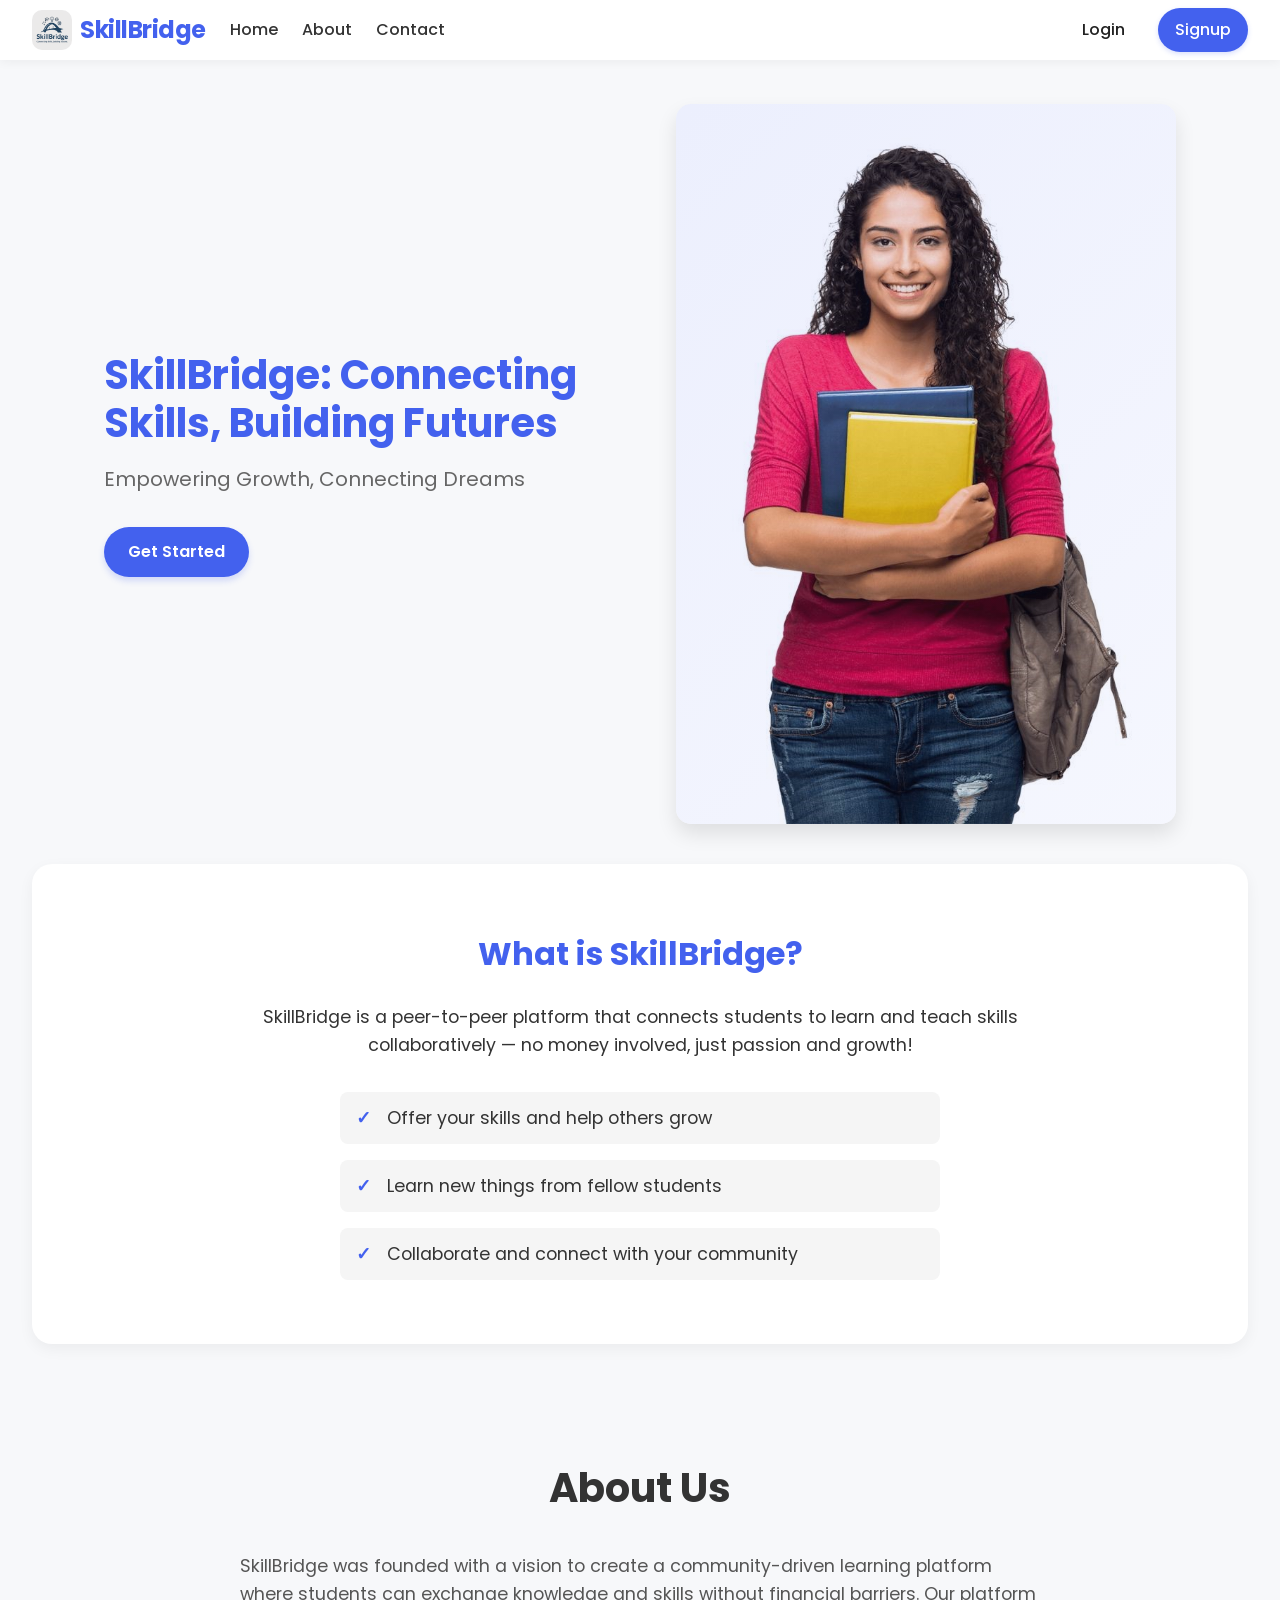
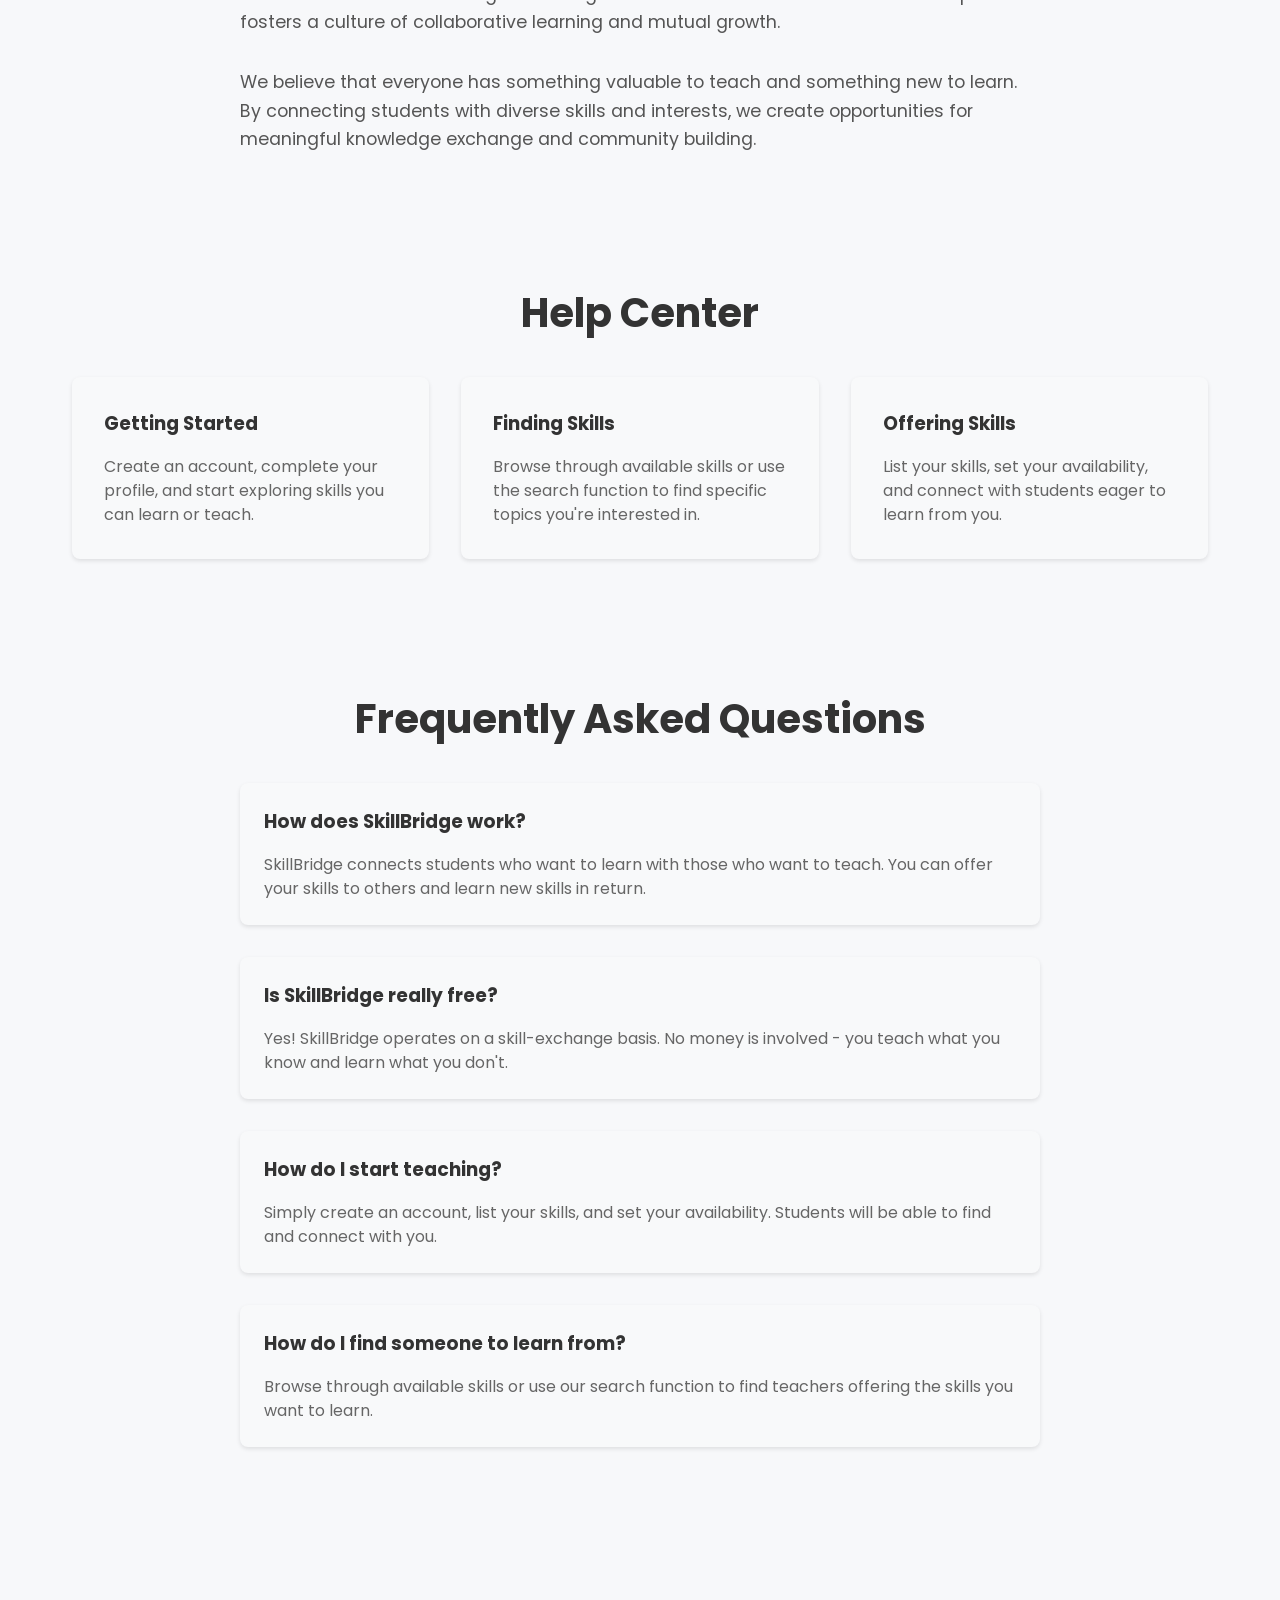
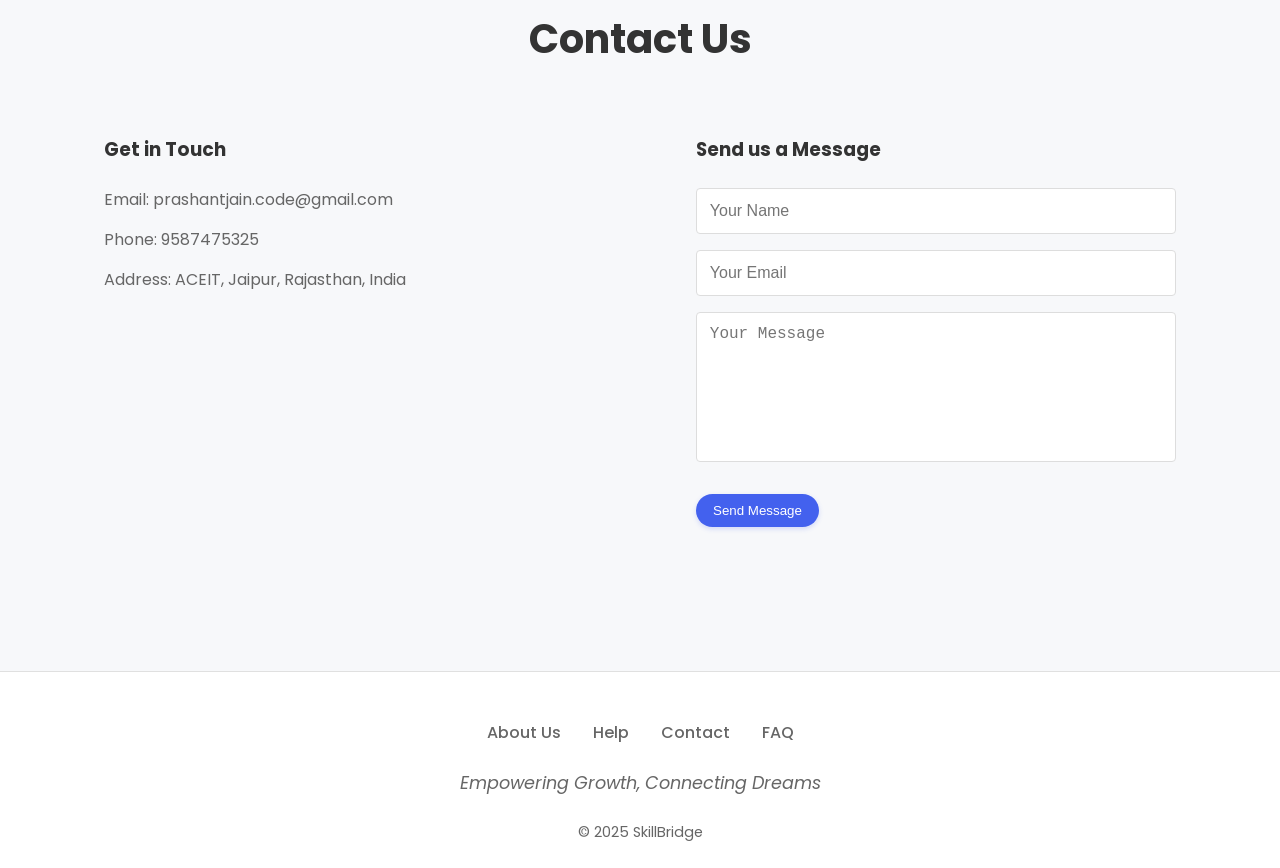
<file: index.html>
<!DOCTYPE html>
<html lang="en">

<head>
  <meta charset="UTF-8" />
  <meta name="viewport" content="width=device-width, initial-scale=1.0" />
  <title>SkillBridge</title>
  <link rel="stylesheet" href="css/styles.css" />
  <link rel="stylesheet" href="css/home.css" />
  <link rel="stylesheet" href="https://cdnjs.cloudflare.com/ajax/libs/font-awesome/6.0.0/css/all.min.css">
  <link href="https://fonts.googleapis.com/css?family=Poppins:700,400&display=swap" rel="stylesheet">
  <link rel="shortcut icon" href="assets/logo.png" type="image/png">
</head>

<body class="light-theme">
  <nav class="navbar">
    <div class="navbar-left">
      <div class="navbar-brand">
        <img src="assets/logo.png" alt="SkillBridge Logo" class="logo">
        <span class="brand">SkillBridge</span>
      </div>
      <div class="menu">
        <a href="index.html" class="menu-link">Home</a>
        <a href="#about" class="menu-link">About</a>
        <a href="#footer" class="menu-link">Contact</a>
      </div>
    </div>
    <div class="menu-right">
      <a href="login.html" class="btn">Login</a>
      <a href="signup.html" class="btn btn-primary">Signup</a>
    </div>
  </nav>
  <main>
    <section class="hero-section">
      <div class="hero-content">
        <div class="hero-title">SkillBridge: Connecting Skills, Building Futures</div>
        <div class="hero-subtitle">Empowering Growth, Connecting Dreams</div>
        <a href="#about" class="hero-btn">Get Started</a>
      </div>
      <div class="hero-image-container">
        <img src="assets/hero.jpg" alt="Collaboration" class="hero-img">
        <div class="hero-overlay"></div>
      </div>
    </section>
    <section id="about">
      <div class="about-title">What is SkillBridge?</div>
      <div class="about-desc">
        SkillBridge is a peer-to-peer platform that connects students to learn and teach skills collaboratively — no
        money involved, just passion and growth!
      </div>
      <ul class="about-bullets">
        <li>Offer your skills and help others grow</li>
        <li>Learn new things from fellow students</li>
        <li>Collaborate and connect with your community</li>
      </ul>
    </section>
    <section id="about-us" class="info-section">
      <h2>About Us</h2>
      <div class="about-content">
        <p>SkillBridge was founded with a vision to create a community-driven learning platform where students can
          exchange knowledge and skills without financial barriers. Our platform fosters a culture of collaborative
          learning and mutual growth.</p>
        <p>We believe that everyone has something valuable to teach and something new to learn. By connecting students
          with diverse skills and interests, we create opportunities for meaningful knowledge exchange and community
          building.</p>
      </div>
    </section>

    <section id="help" class="info-section">
      <h2>Help Center</h2>
      <div class="help-content">
        <div class="help-item">
          <h3>Getting Started</h3>
          <p>Create an account, complete your profile, and start exploring skills you can learn or teach.</p>
        </div>
        <div class="help-item">
          <h3>Finding Skills</h3>
          <p>Browse through available skills or use the search function to find specific topics you're interested in.
          </p>
        </div>
        <div class="help-item">
          <h3>Offering Skills</h3>
          <p>List your skills, set your availability, and connect with students eager to learn from you.</p>
        </div>
      </div>
    </section>

    <section id="faq" class="info-section">
      <h2>Frequently Asked Questions</h2>
      <div class="faq-content">
        <div class="faq-item">
          <h3>How does SkillBridge work?</h3>
          <p>SkillBridge connects students who want to learn with those who want to teach. You can offer your skills to
            others and learn new skills in return.</p>
        </div>
        <div class="faq-item">
          <h3>Is SkillBridge really free?</h3>
          <p>Yes! SkillBridge operates on a skill-exchange basis. No money is involved - you teach what you know and
            learn what you don't.</p>
        </div>
        <div class="faq-item">
          <h3>How do I start teaching?</h3>
          <p>Simply create an account, list your skills, and set your availability. Students will be able to find and
            connect with you.</p>
        </div>
        <div class="faq-item">
          <h3>How do I find someone to learn from?</h3>
          <p>Browse through available skills or use our search function to find teachers offering the skills you want to
            learn.</p>
        </div>
      </div>
    </section>

    <section id="contact" class="info-section">
      <h2>Contact Us</h2>
      <div class="contact-content">
        <div class="contact-info">
          <h3>Get in Touch</h3>
          <p>Email: prashantjain.code@gmail.com</p>
          <p>Phone: 9587475325</p>
          <p>Address: ACEIT, Jaipur, Rajasthan, India</p>
        </div>
        <div class="contact-form">
          <h3>Send us a Message</h3>
          <form id="contactForm" action="https://formspree.io/f/mjkwkabp" method="POST">
            <input type="text" name="name" placeholder="Your Name" required>
            <input type="email" name="email" placeholder="Your Email" required>
            <textarea name="message" placeholder="Your Message" required></textarea>
            <button type="submit" class="btn btn-primary">Send Message</button>
          </form>
          

          <!-- Hidden thank you message -->
          <div id="thankYouMessage" style="display:none; margin-top:20px; color: green; font-weight: bold;">
            🎉 Thank you! Your message has been sent successfully.
          </div>

          <script>
            const form = document.getElementById('contactForm');
            const thankYouMessage = document.getElementById('thankYouMessage');

            form.addEventListener('submit', async (e) => {
              e.preventDefault();

              const formData = new FormData(form);
              const response = await fetch(form.action, {
                method: form.method,
                body: formData,
                headers: {
                  'Accept': 'application/json'
                }
              });

              if (response.ok) {
                form.style.display = 'none'; // Hide the form
                thankYouMessage.style.display = 'block'; // Show Thank You
                form.reset();
              } else {
                alert('Oops! Something went wrong. Please try again.');
              }
            });
          </script>
        </div>
      </div>
    </section>
  </main>
  <footer id="footer">
    <div class="footer-links">
      <a href="#about">About Us</a>
      <a href="#help">Help</a>
      <a href="#contact">Contact</a>
      <a href="#faq">FAQ</a>
    </div>
    <div class="footer-desc">
      Empowering Growth, Connecting Dreams
    </div>
    <div class="footer-copy">
      &copy; 2025 SkillBridge
    </div>
  </footer>
  <script src="js/theme-toggle.js"></script>
  <script src="js/skillbridge-home.js"></script>
  <script>
    // Smooth scroll for anchor links
    document.querySelectorAll('a[href^="#"]').forEach(anchor => {
      anchor.addEventListener('click', function (e) {
        const target = document.querySelector(this.getAttribute('href'));
        if (target) {
          e.preventDefault();
          target.scrollIntoView({ behavior: 'smooth' });
        }
      });
    });
  </script>
</body>

</html>
</file>
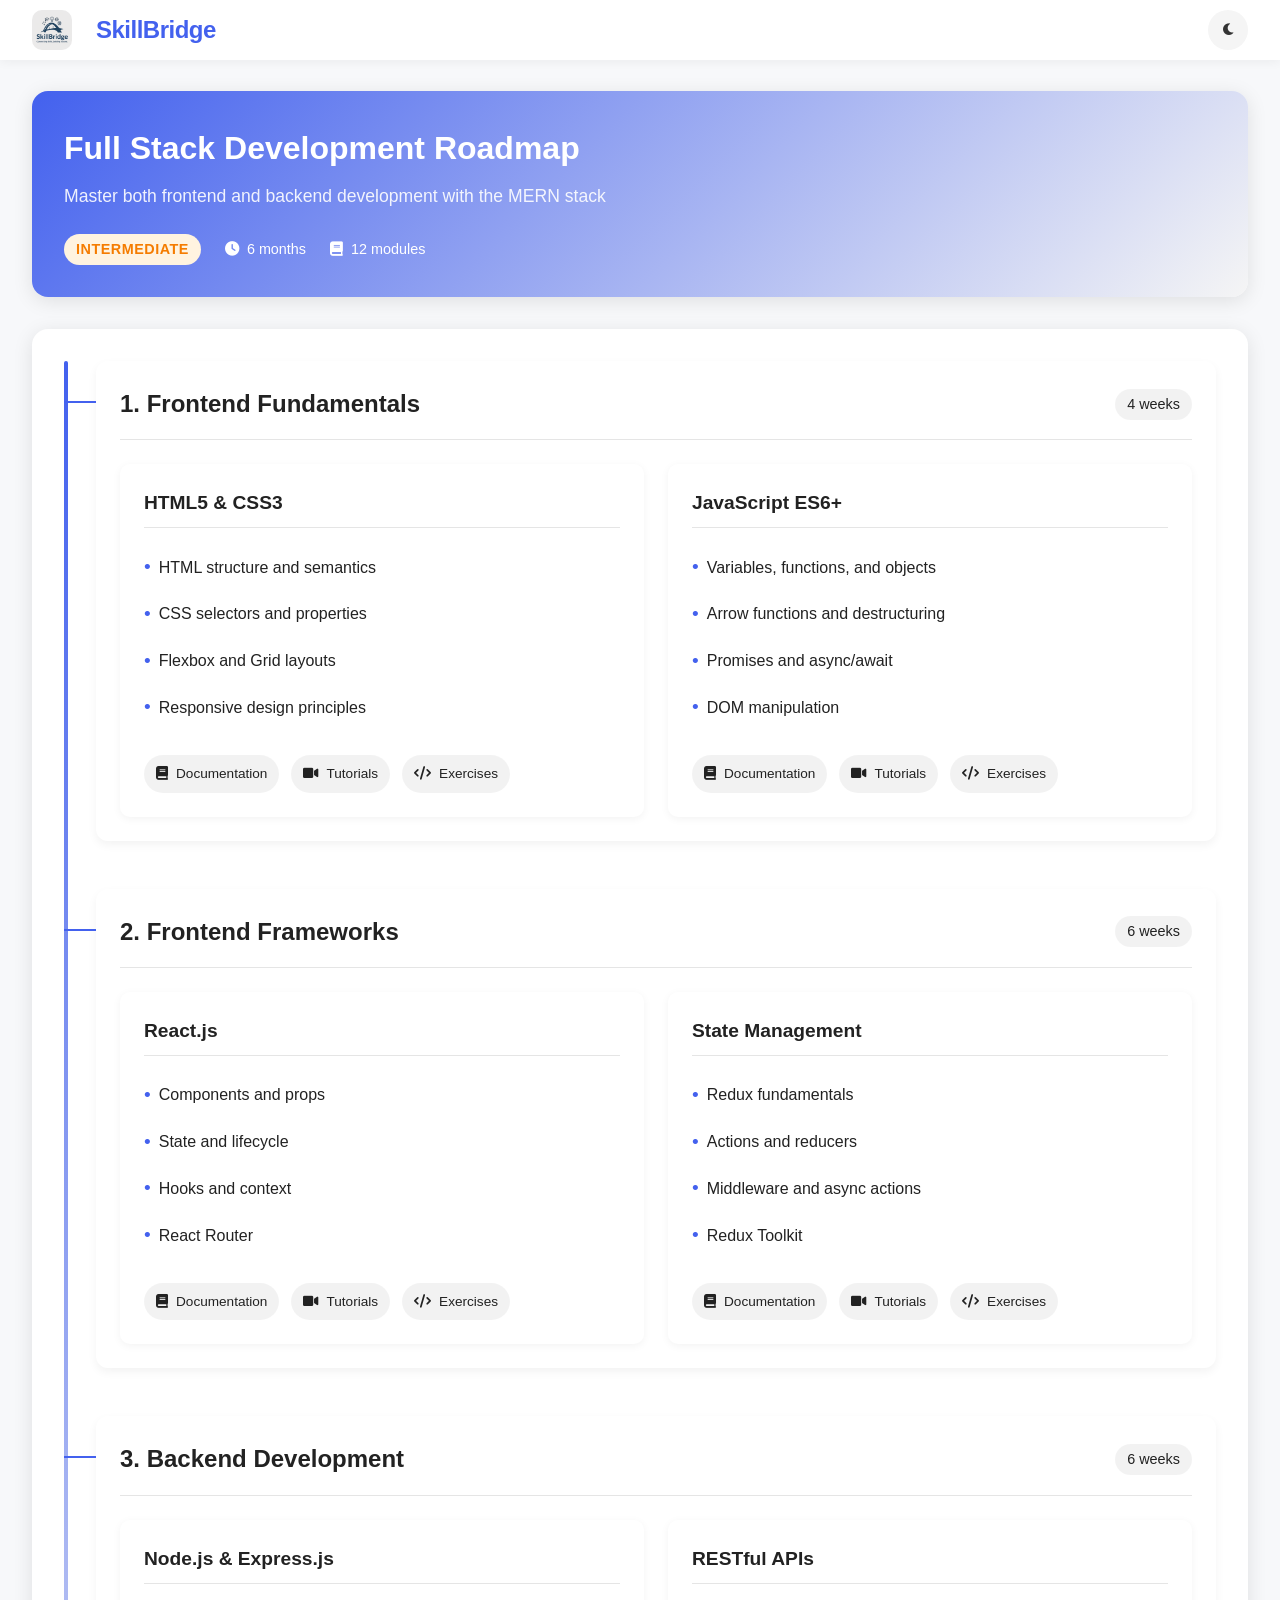
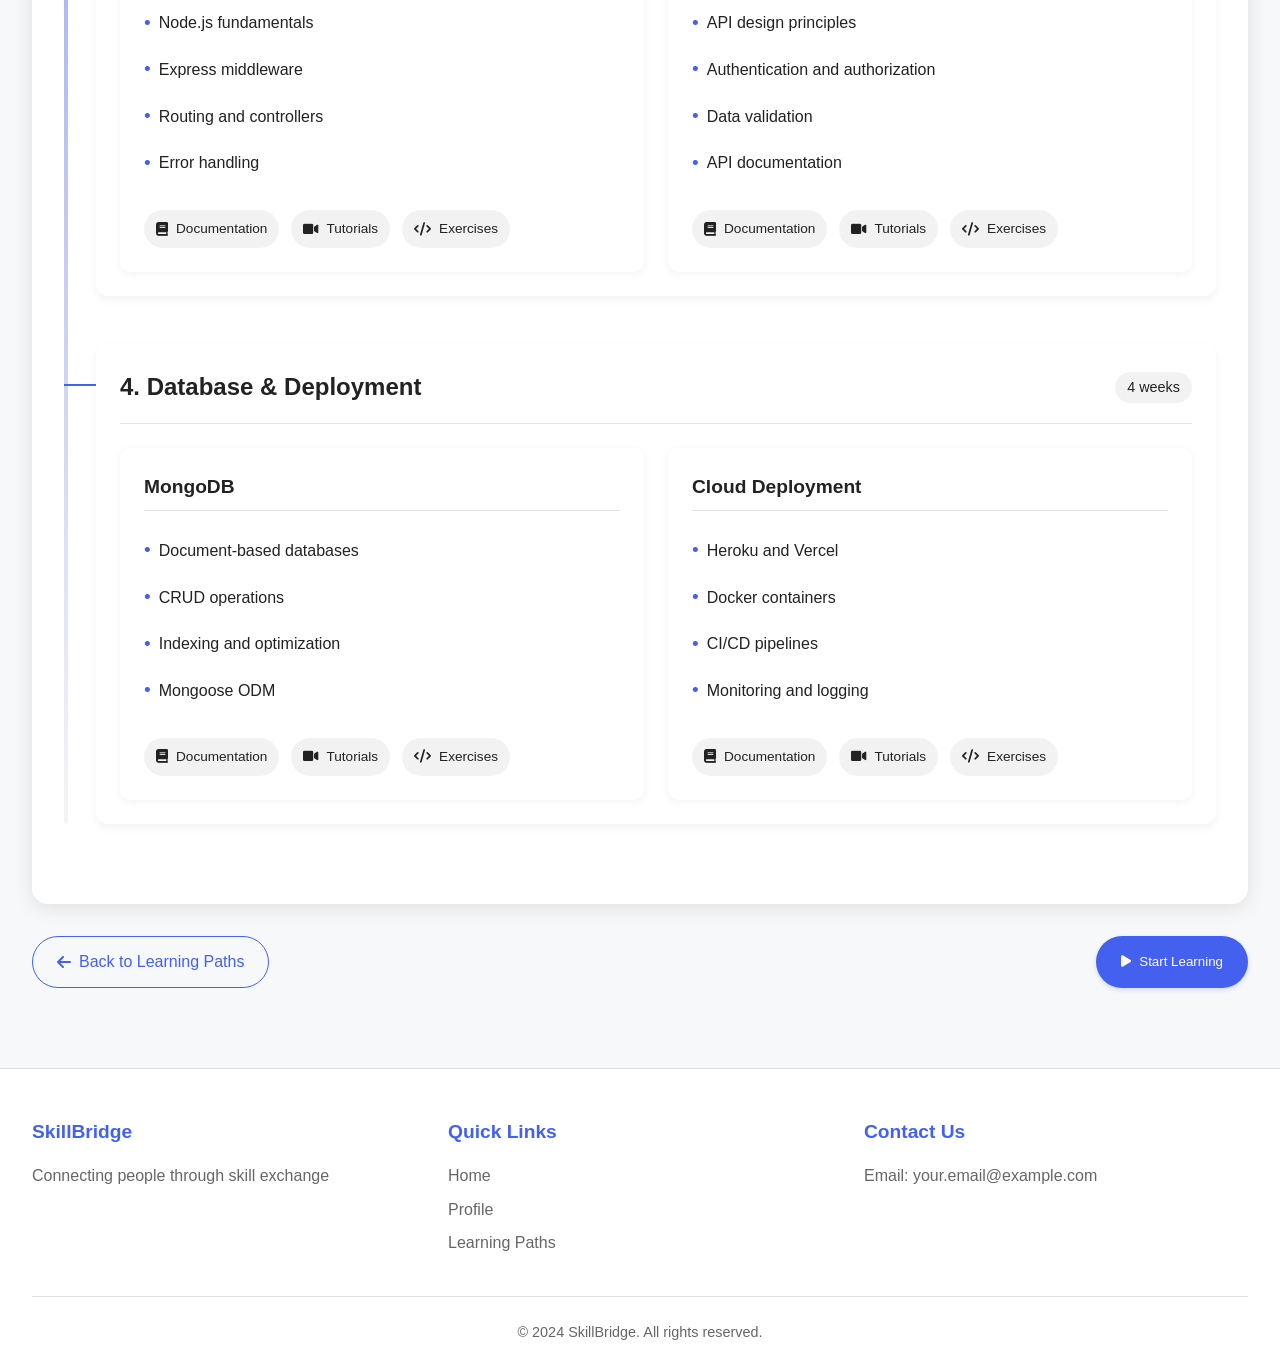
<file: pages/fullstack-path.html>
<!DOCTYPE html>
<html lang="en">
<head>
    <meta charset="UTF-8">
    <meta name="viewport" content="width=device-width, initial-scale=1.0">
    <title>Full Stack Development Roadmap - SkillBridge</title>
    <link rel="stylesheet" href="../css/styles.css">
    <link rel="stylesheet" href="../css/roadmap.css">
    <link rel="stylesheet" href="https://cdnjs.cloudflare.com/ajax/libs/font-awesome/6.0.0/css/all.min.css">
</head>
<body class="light-theme">
    <nav class="navbar">
        <div class="navbar-left">
            <img src="../assets/logo.png" alt="SkillBridge Logo" class="logo">
            <span class="brand">SkillBridge</span>
        </div>
        <div class="nav-right">
            <button id="themeToggle" class="btn btn-icon" title="Toggle theme">
                <i class="fas fa-moon"></i>
            </button>
        </div>
    </nav>

    <div class="main-container">
        <aside class="sidebar">
            <div class="sidebar-menu">
                <a href="home.html" class="sidebar-item">
                    <i class="fas fa-home"></i>
                    <span>Home</span>
                </a>
                <a href="profile.html" class="sidebar-item">
                    <i class="fas fa-user"></i>
                    <span>Profile</span>
                </a>
                <a href="learning-paths.html" class="sidebar-item active">
                    <i class="fas fa-graduation-cap"></i>
                    <span>Learning Paths</span>
                </a>
                <a href="#" class="sidebar-item">
                    <i class="fas fa-exchange-alt"></i>
                    <span>Exchanges</span>
                </a>
                <a href="#" class="sidebar-item">
                    <i class="fas fa-envelope"></i>
                    <span>Messages</span>
                </a>
            </div>
            <div class="sidebar-footer">
                <button id="logoutBtn" class="btn btn-outline">
                    <i class="fas fa-sign-out-alt"></i>
                    <span>Logout</span>
                </button>
            </div>
        </aside>

        <main class="content">
            <div class="roadmap-header">
                <div class="roadmap-title">
                    <h1>Full Stack Development Roadmap</h1>
                    <p>Master both frontend and backend development with the MERN stack</p>
                </div>
                <div class="roadmap-meta">
                    <span class="difficulty intermediate">Intermediate</span>
                    <span class="duration"><i class="fas fa-clock"></i> 6 months</span>
                    <span class="modules"><i class="fas fa-book"></i> 12 modules</span>
                </div>
            </div>

            <div class="roadmap-container">
                <div class="roadmap">
                    <!-- Stage 1: Frontend Fundamentals -->
                    <div class="roadmap-stage">
                        <div class="stage-header">
                            <h2>1. Frontend Fundamentals</h2>
                            <span class="stage-duration">4 weeks</span>
                        </div>
                        <div class="stage-content">
                            <div class="topic-card">
                                <h3>HTML5 & CSS3</h3>
                                <ul>
                                    <li>HTML structure and semantics</li>
                                    <li>CSS selectors and properties</li>
                                    <li>Flexbox and Grid layouts</li>
                                    <li>Responsive design principles</li>
                                </ul>
                                <div class="topic-resources">
                                    <a href="#" class="resource-link"><i class="fas fa-book"></i> Documentation</a>
                                    <a href="#" class="resource-link"><i class="fas fa-video"></i> Tutorials</a>
                                    <a href="#" class="resource-link"><i class="fas fa-code"></i> Exercises</a>
                                </div>
                            </div>
                            <div class="topic-card">
                                <h3>JavaScript ES6+</h3>
                                <ul>
                                    <li>Variables, functions, and objects</li>
                                    <li>Arrow functions and destructuring</li>
                                    <li>Promises and async/await</li>
                                    <li>DOM manipulation</li>
                                </ul>
                                <div class="topic-resources">
                                    <a href="#" class="resource-link"><i class="fas fa-book"></i> Documentation</a>
                                    <a href="#" class="resource-link"><i class="fas fa-video"></i> Tutorials</a>
                                    <a href="#" class="resource-link"><i class="fas fa-code"></i> Exercises</a>
                                </div>
                            </div>
                        </div>
                    </div>

                    <!-- Stage 2: Frontend Frameworks -->
                    <div class="roadmap-stage">
                        <div class="stage-header">
                            <h2>2. Frontend Frameworks</h2>
                            <span class="stage-duration">6 weeks</span>
                        </div>
                        <div class="stage-content">
                            <div class="topic-card">
                                <h3>React.js</h3>
                                <ul>
                                    <li>Components and props</li>
                                    <li>State and lifecycle</li>
                                    <li>Hooks and context</li>
                                    <li>React Router</li>
                                </ul>
                                <div class="topic-resources">
                                    <a href="#" class="resource-link"><i class="fas fa-book"></i> Documentation</a>
                                    <a href="#" class="resource-link"><i class="fas fa-video"></i> Tutorials</a>
                                    <a href="#" class="resource-link"><i class="fas fa-code"></i> Exercises</a>
                                </div>
                            </div>
                            <div class="topic-card">
                                <h3>State Management</h3>
                                <ul>
                                    <li>Redux fundamentals</li>
                                    <li>Actions and reducers</li>
                                    <li>Middleware and async actions</li>
                                    <li>Redux Toolkit</li>
                                </ul>
                                <div class="topic-resources">
                                    <a href="#" class="resource-link"><i class="fas fa-book"></i> Documentation</a>
                                    <a href="#" class="resource-link"><i class="fas fa-video"></i> Tutorials</a>
                                    <a href="#" class="resource-link"><i class="fas fa-code"></i> Exercises</a>
                                </div>
                            </div>
                        </div>
                    </div>

                    <!-- Stage 3: Backend Development -->
                    <div class="roadmap-stage">
                        <div class="stage-header">
                            <h2>3. Backend Development</h2>
                            <span class="stage-duration">6 weeks</span>
                        </div>
                        <div class="stage-content">
                            <div class="topic-card">
                                <h3>Node.js & Express.js</h3>
                                <ul>
                                    <li>Node.js fundamentals</li>
                                    <li>Express middleware</li>
                                    <li>Routing and controllers</li>
                                    <li>Error handling</li>
                                </ul>
                                <div class="topic-resources">
                                    <a href="#" class="resource-link"><i class="fas fa-book"></i> Documentation</a>
                                    <a href="#" class="resource-link"><i class="fas fa-video"></i> Tutorials</a>
                                    <a href="#" class="resource-link"><i class="fas fa-code"></i> Exercises</a>
                                </div>
                            </div>
                            <div class="topic-card">
                                <h3>RESTful APIs</h3>
                                <ul>
                                    <li>API design principles</li>
                                    <li>Authentication and authorization</li>
                                    <li>Data validation</li>
                                    <li>API documentation</li>
                                </ul>
                                <div class="topic-resources">
                                    <a href="#" class="resource-link"><i class="fas fa-book"></i> Documentation</a>
                                    <a href="#" class="resource-link"><i class="fas fa-video"></i> Tutorials</a>
                                    <a href="#" class="resource-link"><i class="fas fa-code"></i> Exercises</a>
                                </div>
                            </div>
                        </div>
                    </div>

                    <!-- Stage 4: Database & Deployment -->
                    <div class="roadmap-stage">
                        <div class="stage-header">
                            <h2>4. Database & Deployment</h2>
                            <span class="stage-duration">4 weeks</span>
                        </div>
                        <div class="stage-content">
                            <div class="topic-card">
                                <h3>MongoDB</h3>
                                <ul>
                                    <li>Document-based databases</li>
                                    <li>CRUD operations</li>
                                    <li>Indexing and optimization</li>
                                    <li>Mongoose ODM</li>
                                </ul>
                                <div class="topic-resources">
                                    <a href="#" class="resource-link"><i class="fas fa-book"></i> Documentation</a>
                                    <a href="#" class="resource-link"><i class="fas fa-video"></i> Tutorials</a>
                                    <a href="#" class="resource-link"><i class="fas fa-code"></i> Exercises</a>
                                </div>
                            </div>
                            <div class="topic-card">
                                <h3>Cloud Deployment</h3>
                                <ul>
                                    <li>Heroku and Vercel</li>
                                    <li>Docker containers</li>
                                    <li>CI/CD pipelines</li>
                                    <li>Monitoring and logging</li>
                                </ul>
                                <div class="topic-resources">
                                    <a href="#" class="resource-link"><i class="fas fa-book"></i> Documentation</a>
                                    <a href="#" class="resource-link"><i class="fas fa-video"></i> Tutorials</a>
                                    <a href="#" class="resource-link"><i class="fas fa-code"></i> Exercises</a>
                                </div>
                            </div>
                        </div>
                    </div>
                </div>
            </div>

            <div class="roadmap-footer">
                <a href="learning-paths.html" class="btn btn-outline">
                    <i class="fas fa-arrow-left"></i> Back to Learning Paths
                </a>
                <button id="startLearningBtn" class="btn btn-primary">
                    <i class="fas fa-play"></i> Start Learning
                </button>
            </div>
        </main>
    </div>

    <footer id="footer" class="footer">
        <div class="footer-content">
            <div class="footer-section">
                <h3>SkillBridge</h3>
                <p>Connecting people through skill exchange</p>
            </div>
            <div class="footer-section">
                <h3>Quick Links</h3>
                <a href="home.html">Home</a>
                <a href="profile.html">Profile</a>
                <a href="learning-paths.html">Learning Paths</a>
            </div>
            <div class="footer-section">
                <h3>Contact Us</h3>
                <p>Email: your.email@example.com</p>
            </div>
        </div>
        <div class="footer-bottom">
            <p>&copy; 2024 SkillBridge. All rights reserved.</p>
        </div>
    </footer>

    <script type="module" src="../js/theme-toggle.js"></script>
    <script src="../js/auth.js"></script>
    <script src="../js/roadmap.js"></script>
</body>
</html>
</file>
<file: css/styles.css>
/* CSS Variables */
:root {
    /* Light Theme */
    --primary-color: #4361ee;
    --secondary-color: #f5f5f5;
    --text-color: #333333;
    --text-color-light: #666666;
    --background-color: #ffffff;
    --card-bg: #ffffff;
    --input-bg: #f5f5f5;
    --border-color: #e0e0e0;
    --hover-bg: #f0f0f0;
    --sidebar-bg: #ffffff;
    --content-bg: #f9f9f9;
    --error-color: #e74c3c;
    --success-color: #2ecc71;
    --nav-height: 60px;
    --sidebar-width: 250px;
}

/* Dark Theme */
[data-theme="dark"] {
    --primary-color: #4361ee;
    --secondary-color: #2c2c2c;
    --text-color: #ffffff;
    --text-color-light: #b0b0b0;
    --background-color: #1a1a1a;
    --card-bg: #2c2c2c;
    --input-bg: #333333;
    --border-color: #404040;
    --hover-bg: #404040;
    --sidebar-bg: #2c2c2c;
    --content-bg: #1a1a1a;
}

/* Reset and Base Styles */
* {
    margin: 0;
    padding: 0;
    box-sizing: border-box;
}

html, body {
    font-family: 'Segoe UI', Tahoma, Geneva, Verdana, sans-serif;
    background-color: var(--background-color);
    color: var(--text-color);
    line-height: 1.6;
    min-height: 100vh;
}

a {
    color: inherit;
    text-decoration: none;
    transition: color 0.2s;
}

img {
    max-width: 100%;
    display: block;
    border-radius: 10px;
}

/* Navigation */
.navbar {
    position: fixed;
    top: 0;
    left: 0;
    right: 0;
    height: var(--nav-height);
    background-color: var(--background-color);
    display: flex;
    justify-content: space-between;
    align-items: center;
    padding: 0 2rem;
    box-shadow: 0 2px 10px rgba(0, 0, 0, 0.05);
    z-index: 1000;
    transition: all 0.3s ease;
}

.navbar-left {
    display: flex;
    flex-direction: row;
    align-items: center;
    gap: 1.5rem;
}

.navbar-brand {  
    display: flex;
    flex-direction: row;
    align-items: center;
    gap: 0.5rem;
}

.logo {
    height: 40px;
    width: auto;
    transition: transform 0.3s ease;
}

.logo:hover {
    transform: scale(1.05);
}

.brand {
    font-size: 1.5rem;
    font-weight: 700;
    color: var(--primary-color);
    letter-spacing: -0.5px;
}

.menu {
    display: flex;
    gap: 1.5rem;
}

.menu-link {
    color: var(--text-color);
    font-weight: 500;
    transition: color 0.3s ease;
    position: relative;
}

.menu-link:hover, .menu-link.active {
    color: var(--primary-color);
}

.menu-link::after {
    content: '';
    position: absolute;
    bottom: -2px;
    left: 0;
    width: 0;
    height: 2px;
    background-color: var(--primary-color);
    transition: width 0.3s ease;
}

.menu-link:hover::after, .menu-link.active::after {
    width: 100%;
}

.menu-right {
    display: flex;
    gap: 1rem;
}

.btn {
    display: inline-block;
    padding: 0.5rem 1rem;
    border-radius: 30px;
    font-weight: 500;
    transition: all 0.3s ease;
    cursor: pointer;
    border: 1px solid transparent;
}

.btn-primary {
    background-color: var(--primary-color);
    color: white;
    box-shadow: 0 2px 5px rgba(67, 97, 238, 0.2);
}

.btn-outline {
    border: 1px solid var(--primary-color);
    color: var(--primary-color);
}

.btn-icon {
    display: flex;
    align-items: center;
    justify-content: center;
    width: 40px;
    height: 40px;
    border-radius: 50%;
    background-color: var(--secondary-color);
    color: var(--text-color);
    transition: all 0.3s ease;
}

.btn:hover {
    transform: translateY(-2px);
    box-shadow: 0 4px 8px rgba(0, 0, 0, 0.1);
}

.btn-primary:hover {
    background-color: #3a56d4;
}

.btn-outline:hover {
    background-color: var(--primary-color);
    color: white;
}

.btn-icon:hover {
    background-color: var(--primary-color);
    color: white;
}

/* Footer */
#footer {
    background-color: var(--background-color);
    padding: 3rem 2rem 1.5rem;
    border-top: 1px solid var(--border-color);
    margin-top: 3rem;
}

.footer-links {
    display: flex;
    justify-content: center;
    gap: 2rem;
    margin-bottom: 1.5rem;
}

.footer-links a {
    color: var(--text-color-light);
    transition: color 0.3s ease;
    font-weight: 500;
}

.footer-links a:hover {
    color: var(--primary-color);
}

.footer-desc {
    text-align: center;
    color: var(--text-color-light);
    margin-bottom: 1.5rem;
    font-style: italic;
    font-size: 1.1rem;
}

.footer-copy {
    text-align: center;
    color: var(--text-color-light);
    font-size: 0.9rem;
}

.footer-content {
    display: flex;
    justify-content: space-between;
    flex-wrap: wrap;
    gap: 2rem;
    margin-bottom: 2rem;
}

.footer-section {
    flex: 1;
    min-width: 200px;
}

.footer-section h3 {
    color: var(--primary-color);
    margin-bottom: 1rem;
    font-size: 1.2rem;
}

.footer-section p {
    color: var(--text-color-light);
    margin-bottom: 0.5rem;
}

.footer-section a {
    display: block;
    color: var(--text-color-light);
    margin-bottom: 0.5rem;
    transition: color 0.3s ease;
}

.footer-section a:hover {
    color: var(--primary-color);
}

.footer-bottom {
    text-align: center;
    padding-top: 1.5rem;
    border-top: 1px solid var(--border-color);
    color: var(--text-color-light);
    font-size: 0.9rem;
}

/* Main Content Container */
.main-content {
    min-height: 100vh;
    padding-top: var(--nav-height);
    display: flex;
    flex-direction: column;
}

/* Utility Classes */
.text-center { text-align: center; }

.mt-1 { margin-top: 0.5rem; }
.mt-2 { margin-top: 1rem; }
.mt-3 { margin-top: 1.5rem; }
.mt-4 { margin-top: 2rem; }

.mb-1 { margin-bottom: 0.5rem; }
.mb-2 { margin-bottom: 1rem; }
.mb-3 { margin-bottom: 1.5rem; }
.mb-4 { margin-bottom: 2rem; }

/* === Base === */
html, body {
    margin: 0;
    padding: 0;
    font-family: 'Poppins', Arial, sans-serif;
    background: #f7f8fa;
    color: #222;
    min-height: 100vh;
    box-sizing: border-box;
}

* {
    box-sizing: inherit;
}

a {
    color: inherit;
    text-decoration: none;
    transition: color 0.2s;
}

img {
    max-width: 100%;
    display: block;
    border-radius: 10px;
}

/* === Hero Section === */
.hero-section {
    width: 100%;
    min-height: 60vh;
    display: flex;
    flex-wrap: wrap;
    align-items: center;
    justify-content: center;
    gap: 2.5rem;
    background: #f7f8fa;
    padding: 6.5rem 6vw 2.5rem 6vw;
    box-sizing: border-box;
}

.hero-content {
    flex: 1;
    min-width: 260px;
    max-width: 500px;
}

.hero-title {
    font-size: 2.5rem;
    font-weight: 700;
    margin-bottom: 1rem;
    color: var(--primary-color);
    line-height: 1.2;
}

.hero-subtitle {
    font-size: 1.25rem;
    margin-bottom: 2rem;
    color: var(--text-color-light);
}

.hero-btn {
    display: inline-block;
    padding: 0.75rem 1.5rem;
    background-color: var(--primary-color);
    color: white;
    border-radius: 30px;
    font-weight: 600;
    transition: all 0.3s ease;
    box-shadow: 0 4px 6px rgba(67, 97, 238, 0.2);
}

.hero-btn:hover {
    transform: translateY(-3px);
    box-shadow: 0 6px 12px rgba(67, 97, 238, 0.3);
}

.hero-image-container {
    flex: 1;
    position: relative;
    max-width: 500px;
    margin-left: 2rem;
}

.hero-img {
    width: 100%;
    height: auto;
    border-radius: 15px;
    box-shadow: 0 10px 20px rgba(0, 0, 0, 0.1);
    transition: transform 0.3s ease;
}

.hero-overlay {
    position: absolute;
    top: 0;
    left: 0;
    right: 0;
    bottom: 0;
    background: linear-gradient(135deg, rgba(67, 97, 238, 0.1) 0%, rgba(67, 97, 238, 0.05) 100%);
    border-radius: 15px;
    z-index: 1;
}

.hero-img:hover {
    transform: scale(1.02);
}

/* === About Section === */
#about {
    padding: 4rem 2rem;
    text-align: center;
    background-color: var(--background-color);
    border-radius: 20px;
    margin: 0 2rem 3rem;
    box-shadow: 0 5px 15px rgba(0, 0, 0, 0.05);
}

.about-title {
    font-size: 2rem;
    font-weight: 700;
    margin-bottom: 1.5rem;
    color: var(--primary-color);
}

.about-desc {
    font-size: 1.1rem;
    max-width: 800px;
    margin: 0 auto 2rem;
    color: var(--text-color);
    line-height: 1.6;
}

.about-bullets {
    display: flex;
    flex-direction: column;
    gap: 1rem;
    max-width: 600px;
    margin: 0 auto;
    text-align: left;
}

.about-bullets li {
    display: flex;
    align-items: center;
    gap: 0.5rem;
    font-size: 1.1rem;
    color: var(--text-color);
    padding: 0.75rem 1rem;
    background-color: var(--secondary-color);
    border-radius: 8px;
    transition: transform 0.3s ease, box-shadow 0.3s ease;
}

.about-bullets li:hover {
    transform: translateY(-3px);
    box-shadow: 0 4px 8px rgba(0, 0, 0, 0.1);
}

.about-bullets li::before {
    content: '✓';
    color: var(--primary-color);
    font-weight: bold;
    margin-right: 0.5rem;
}

/* === Forms (Signup/Login) === */
.form-section {
    width: 100%;
    display: flex;
    justify-content: center;
    align-items: center;
    min-height: 70vh;
    margin-top: 6rem;
}

.auth-form {
    background: #fff;
    padding: 2.2rem 1.5rem 1.5rem 1.5rem;
    border-radius: 14px;
    box-shadow: 0 2px 12px rgba(44, 62, 80, 0.08);
    width: 100%;
    max-width: 350px;
    display: flex;
    flex-direction: column;
    gap: 1.1rem;
}

.auth-form h2 {
    color: #2d3e50;
    margin-bottom: 0.5rem;
    text-align: center;
    font-weight: 700;
}

.auth-form-desc {
    color: #e5ad4a;
    font-size: 1rem;
    text-align: center;
    margin-bottom: 0.7rem;
    opacity: 0.85;
}

.auth-form input {
    padding: 0.8rem 1rem;
    border-radius: 8px;
    border: 1.5px solid #e1e1e1;
    font-size: 1rem;
    font-family: inherit;
    transition: border 0.2s, box-shadow 0.2s;
    background: #f8fbff;
}

.auth-form input:focus {
    border: 1.5px solid #e5ad4a;
    outline: none;
    box-shadow: 0 0 0 2px #f7ce68;
}

.auth-form button {
    border-radius: 8px;
    border: none;
    font-weight: 700;
    font-size: 1rem;
    padding: 0.7rem 0;
    background: #e5ad4a;
    color: #fff;
    cursor: pointer;
    transition: background 0.2s, transform 0.2s;
    margin-top: 0.5rem;
}

.auth-form button:hover {
    background: #cfa32e;
    transform: scale(1.05);
}

.form-error {
    color: #e74c3c;
    font-size: 0.98rem;
    text-align: center;
    min-height: 1.2em;
}

.form-success {
    color: #27ae60;
    font-size: 0.98rem;
    text-align: center;
    min-height: 1.2em;
}

.auth-form p {
    text-align: center;
    font-size: 0.98rem;
}

.auth-form a {
    color: #e5ad4a;
    text-decoration: none;
    font-weight: 600;
    transition: color 0.2s;
}

.auth-form a:hover {
    color: #2d3e50;
}

/* === Responsive === */
@media (max-width: 900px) {
    .hero-section {
        flex-direction: column;
        text-align: center;
        padding: 6rem 1rem 2rem 1rem;
    }
}

@media (max-width: 600px) {
    .navbar, main, footer {
        padding-left: 3vw;
        padding-right: 3vw;
    }
    .about-desc, .about-title, .about-bullets {
        padding-left: 0.5rem;
        padding-right: 0.5rem;
    }
    .hero-img {
        width: 90vw;
    }
    .menu {
        margin-left: 1rem;
        gap: 0.7rem;
    }
    .menu-right {
        gap: 0.3rem;
    }
}

/* Info Sections Styles */
.info-section {
    padding: 4rem 2rem;
    max-width: 1200px;
    margin: 0 auto;
}

.info-section h2 {
    font-size: 2.5rem;
    color: #333;
    margin-bottom: 2rem;
    text-align: center;
}

/* About Us Section */
.about-content {
    display: grid;
    gap: 2rem;
    max-width: 800px;
    margin: 0 auto;
}

.about-content p {
    font-size: 1.1rem;
    line-height: 1.6;
    color: #555;
}

/* Help Center Section */
.help-content {
    display: grid;
    grid-template-columns: repeat(auto-fit, minmax(300px, 1fr));
    gap: 2rem;
    max-width: 1200px;
    margin: 0 auto;
}

.help-item {
    background: #f8f9fa;
    padding: 2rem;
    border-radius: 8px;
    box-shadow: 0 2px 4px rgba(0,0,0,0.1);
}

.help-item h3 {
    color: #333;
    margin-bottom: 1rem;
}

.help-item p {
    color: #666;
    line-height: 1.5;
}

/* FAQ Section */
.faq-content {
    max-width: 800px;
    margin: 0 auto;
}

.faq-item {
    margin-bottom: 2rem;
    padding: 1.5rem;
    background: #f8f9fa;
    border-radius: 8px;
    box-shadow: 0 2px 4px rgba(0,0,0,0.1);
}

.faq-item h3 {
    color: #333;
    margin-bottom: 1rem;
}

.faq-item p {
    color: #666;
    line-height: 1.5;
}

/* Contact Section */
.contact-content {
    display: grid;
    grid-template-columns: repeat(auto-fit, minmax(300px, 1fr));
    gap: 3rem;
    max-width: 1200px;
    margin: 0 auto;
}

.contact-info {
    padding: 2rem;
}

.contact-info h3 {
    color: #333;
    margin-bottom: 1.5rem;
}

.contact-info p {
    color: #666;
    margin-bottom: 1rem;
    line-height: 1.5;
}

.contact-form {
    padding: 2rem;
}

.contact-form h3 {
    color: #333;
    margin-bottom: 1.5rem;
}

.contact-form form {
    display: flex;
    flex-direction: column;
    gap: 1rem;
}

.contact-form input,
.contact-form textarea {
    padding: 0.8rem;
    border: 1px solid #ddd;
    border-radius: 4px;
    font-size: 1rem;
}

.contact-form textarea {
    min-height: 150px;
    resize: none;
}

.contact-form button {
    align-self: flex-start;
    margin-top: 1rem;
}

/* Responsive Design */
@media (max-width: 768px) {
    .info-section {
        padding: 2rem 1rem;
    }

    .info-section h2 {
        font-size: 2rem;
    }

    .contact-content {
        grid-template-columns: 1fr;
    }

    .navbar {
        padding: 0 1rem;
    }

    #footer {
        padding: 1.5rem 3vw 1rem 3vw;
    }

    #footer .footer-content {
        flex-direction: column;
        gap: 2rem;
    }

    #footer .footer-section {
        text-align: center;
    }

    #footer .footer-section a {
        margin: 0 1rem;
    }

    .menu {
        display: none;
    }

    .nav-right {
        gap: 1rem;
    }
}
</file>
<file: css/home.css>
/* Main Container Layout */
.main-container {
    display: flex;
    min-height: calc(100vh - var(--nav-height));
    margin-top: var(--nav-height);
    background-color: var(--background-color);
    width: 100%;
}

/* Sidebar Styles */
.sidebar {
    width: var(--sidebar-width);
    background-color: var(--sidebar-bg);
    padding: 1.5rem;
    display: flex;
    flex-direction: column;
    justify-content: space-between;
    border-right: 1px solid var(--border-color);
    position: fixed;
    height: calc(100vh - var(--nav-height));
    overflow-y: auto;
    z-index: 100;
}

.sidebar-menu {
    display: flex;
    flex-direction: column;
    gap: 0.5rem;
}

.sidebar-item {
    display: flex;
    align-items: center;
    padding: 0.75rem 1rem;
    color: var(--text-color);
    text-decoration: none;
    border-radius: 8px;
    transition: all 0.3s ease;
}

.sidebar-item:hover {
    background-color: var(--hover-bg);
}

.sidebar-item.active {
    background-color: var(--primary-color);
    color: white;
}

.sidebar-item i {
    margin-right: 0.75rem;
    width: 20px;
    text-align: center;
}

.sidebar-footer {
    margin-top: auto;
    padding-top: 1rem;
    border-top: 1px solid var(--border-color);
}

/* Content Area Styles */
.content {
    flex: 1;
    padding: 2rem;
    background-color: var(--content-bg);
    margin-left: var(--sidebar-width);
    min-height: calc(100vh - var(--nav-height));
}

/* Home Page Styles */
.welcome-section {
    text-align: center;
    padding: 2rem;
    margin-bottom: 2rem;
    background: linear-gradient(135deg, #2196F3 0%, #1976D2 100%);
    color: white;
    border-radius: 15px;
    box-shadow: 0 4px 15px rgba(33, 150, 243, 0.2);
}

.welcome-section h1 {
    font-size: 2.5rem;
    margin-bottom: 1rem;
    animation: fadeInUp 0.5s ease-out;
}

.welcome-section p {
    font-size: 1.2rem;
    opacity: 0.9;
    animation: fadeInUp 0.5s ease-out 0.2s backwards;
}

/* Search Section */
.search-section {
    display: flex;
    gap: 1rem;
    margin-bottom: 2rem;
    animation: fadeInUp 0.5s ease-out 0.4s backwards;
}

.search-container {
    flex: 1;
    position: relative;
}

.search-container input {
    width: 100%;
    padding: 1rem 1rem 1rem 3rem;
    border: 2px solid #e0e0e0;
    border-radius: 10px;
    font-size: 1rem;
    transition: all 0.3s ease;
}

.search-container input:focus {
    border-color: #2196F3;
    box-shadow: 0 0 0 3px rgba(33, 150, 243, 0.1);
    outline: none;
}

.search-container i {
    position: absolute;
    left: 1rem;
    top: 50%;
    transform: translateY(-50%);
    color: #666;
}

#skillTypeFilter {
    padding: 1rem;
    border: 2px solid #e0e0e0;
    border-radius: 10px;
    font-size: 1rem;
    background: white;
    cursor: pointer;
    transition: all 0.3s ease;
}

#skillTypeFilter:focus {
    border-color: #2196F3;
    box-shadow: 0 0 0 3px rgba(33, 150, 243, 0.1);
    outline: none;
}

/* Dashboard Grid */
.dashboard-grid {
    display: grid;
    grid-template-columns: repeat(auto-fit, minmax(300px, 1fr));
    gap: 2rem;
    margin-bottom: 3rem;
}

.dashboard-card {
    background: white;
    border-radius: 15px;
    padding: 1.5rem;
    box-shadow: 0 4px 15px rgba(0, 0, 0, 0.05);
    transition: all 0.3s ease;
    animation: fadeInUp 0.5s ease-out backwards;
}

.dashboard-card:hover {
    transform: translateY(-5px);
    box-shadow: 0 8px 25px rgba(0, 0, 0, 0.1);
}

.card-header {
    display: flex;
    align-items: center;
    gap: 1rem;
    margin-bottom: 1.5rem;
    padding-bottom: 1rem;
    border-bottom: 1px solid rgba(0, 0, 0, 0.05);
}

.card-header i {
    font-size: 1.5rem;
    color: #2196F3;
    background: rgba(33, 150, 243, 0.1);
    padding: 0.8rem;
    border-radius: 10px;
    transition: all 0.3s ease;
}

.dashboard-card:hover .card-header i {
    transform: scale(1.1);
    background: #2196F3;
    color: white;
}

.card-header h2 {
    font-size: 1.2rem;
    color: #333;
    margin: 0;
}

.matches-list, .activity-list {
    display: flex;
    flex-direction: column;
    gap: 1rem;
}

.match-item, .activity-item {
    display: flex;
    align-items: center;
    gap: 1rem;
    padding: 1rem;
    border-radius: 10px;
    background: #f8f9fa;
    transition: all 0.3s ease;
}

.match-item:hover, .activity-item:hover {
    background: #e9ecef;
    transform: translateX(5px);
}

.progress-tracker {
    display: flex;
    flex-direction: column;
    gap: 1rem;
}

.progress-bar {
    height: 10px;
    background: #e9ecef;
    border-radius: 5px;
    overflow: hidden;
}

.progress-fill {
    height: 100%;
    background: linear-gradient(90deg, #2196F3, #4CAF50);
    border-radius: 5px;
    transition: width 0.5s ease;
}

.progress-stats {
    display: flex;
    justify-content: space-between;
    color: #666;
    font-size: 0.9rem;
}

.resources-list {
    display: flex;
    flex-direction: column;
    gap: 1rem;
}

.resource-item {
    display: flex;
    align-items: center;
    gap: 1rem;
    padding: 1rem;
    border-radius: 10px;
    background: #f8f9fa;
    color: #333;
    text-decoration: none;
    transition: all 0.3s ease;
}

.resource-item:hover {
    background: #e9ecef;
    transform: translateX(5px);
    color: #2196F3;
}

.resource-item i {
    font-size: 1.2rem;
    color: #2196F3;
}

.users-grid {
    display: grid;
    grid-template-columns: repeat(auto-fill, minmax(250px, 1fr));
    gap: 2rem;
    margin-top: 2rem;
}

.user-card {
    background: white;
    border-radius: 15px;
    padding: 1.5rem;
    box-shadow: 0 4px 15px rgba(0, 0, 0, 0.05);
    transition: all 0.3s ease;
    animation: fadeInUp 0.5s ease-out backwards;
}

.user-card:hover {
    transform: translateY(-5px);
    box-shadow: 0 8px 25px rgba(0, 0, 0, 0.1);
}

.user-header {
    display: flex;
    align-items: center;
    gap: 1rem;
    margin-bottom: 1rem;
}

.user-avatar {
    width: 50px;
    height: 50px;
    border-radius: 50%;
    object-fit: cover;
}

.user-name {
    font-size: 1.2rem;
    color: #333;
    margin: 0;
}

.user-skills {
    display: flex;
    flex-direction: column;
    gap: 0.8rem;
}

.skill-section {
    display: flex;
    flex-direction: column;
    gap: 0.5rem;
}

.skill-section h4 {
    font-size: 0.9rem;
    color: #666;
    margin: 0;
}

.skill-chips {
    display: flex;
    flex-wrap: wrap;
    gap: 0.5rem;
}

.skill-chip {
    background: #f8f9fa;
    color: #333;
    padding: 0.3rem 0.8rem;
    border-radius: 20px;
    font-size: 0.8rem;
    transition: all 0.3s ease;
}

.skill-chip:hover {
    background: #e9ecef;
    transform: translateY(-2px);
}

/* Animations */
@keyframes fadeInUp {
    from {
        opacity: 0;
        transform: translateY(20px);
    }
    to {
        opacity: 1;
        transform: translateY(0);
    }
}

.dashboard-card:nth-child(1) { animation-delay: 0.1s; }
.dashboard-card:nth-child(2) { animation-delay: 0.2s; }
.dashboard-card:nth-child(3) { animation-delay: 0.3s; }
.dashboard-card:nth-child(4) { animation-delay: 0.4s; }

/* Responsive Design */
@media (max-width: 768px) {
    .main-container {
        flex-direction: column;
    }

    .sidebar {
        width: 100%;
        position: relative;
        height: auto;
        border-right: none;
        border-bottom: 1px solid var(--border-color);
    }

    .content {
        margin-left: 0;
        padding: 1rem;
    }

    .welcome-section {
        padding: 1.5rem;
    }

    .welcome-section h1 {
        font-size: 2rem;
    }

    .search-section {
        flex-direction: column;
    }

    .dashboard-grid {
        grid-template-columns: 1fr;
    }

    .users-grid {
        grid-template-columns: 1fr;
    }
}

/* Loading States */
.loading {
    position: relative;
    overflow: hidden;
}

.loading::after {
    content: '';
    position: absolute;
    top: 0;
    left: 0;
    width: 100%;
    height: 100%;
    background: linear-gradient(90deg, transparent, rgba(255, 255, 255, 0.2), transparent);
    animation: loading 1.5s infinite;
}

@keyframes loading {
    0% {
        transform: translateX(-100%);
    }
    100% {
        transform: translateX(100%);
    }
}
</file>
<file: css/roadmap.css>
/* Roadmap Styles */
.roadmap-header {
    padding: 2rem;
    background: linear-gradient(135deg, var(--primary-color) 0%, var(--secondary-color) 100%);
    color: white;
    border-radius: 16px;
    margin: 2rem;
    box-shadow: 0 4px 20px rgba(0, 0, 0, 0.1);
}

.roadmap-title h1 {
    margin-bottom: 0.5rem;
    font-size: 2rem;
    font-weight: 700;
}

.roadmap-title p {
    font-size: 1.1rem;
    opacity: 0.9;
}

.roadmap-meta {
    display: flex;
    gap: 1.5rem;
    margin-top: 1.5rem;
}

.roadmap-meta span {
    display: flex;
    align-items: center;
    gap: 0.5rem;
    font-size: 0.9rem;
}

.difficulty {
    padding: 0.25rem 0.75rem;
    border-radius: 20px;
    font-size: 0.75rem;
    font-weight: 600;
    text-transform: uppercase;
    letter-spacing: 0.5px;
}

.difficulty.beginner {
    background-color: #e3f2fd;
    color: #1976d2;
}

.difficulty.intermediate {
    background-color: #fff3e0;
    color: #f57c00;
}

.difficulty.advanced {
    background-color: #ffebee;
    color: #d32f2f;
}

.roadmap-container {
    padding: 2rem;
    margin: 0 2rem 2rem 2rem;
    background: var(--card-bg);
    border-radius: 16px;
    box-shadow: 0 4px 20px rgba(0, 0, 0, 0.1);
}

.roadmap {
    position: relative;
    padding-left: 2rem;
}

.roadmap::before {
    content: '';
    position: absolute;
    left: 0;
    top: 0;
    bottom: 0;
    width: 4px;
    background: linear-gradient(to bottom, var(--primary-color), var(--secondary-color));
    border-radius: 2px;
}

.roadmap-stage {
    position: relative;
    margin-bottom: 3rem;
    background: var(--bg-color);
    border-radius: 12px;
    padding: 1.5rem;
    box-shadow: 0 4px 10px rgba(0, 0, 0, 0.05);
    transition: all 0.3s ease;
}

.roadmap-stage:hover {
    transform: translateX(10px);
    box-shadow: 0 6px 15px rgba(0, 0, 0, 0.1);
}

.roadmap-stage::before {
    content: '';
    position: absolute;
    left: -2rem;
    top: 2.5rem;
    width: 2rem;
    height: 2px;
    background: var(--primary-color);
}

.stage-header {
    display: flex;
    align-items: center;
    justify-content: space-between;
    margin-bottom: 1.5rem;
    padding-bottom: 1rem;
    border-bottom: 1px solid rgba(0, 0, 0, 0.1);
}

.stage-header h2 {
    font-size: 1.5rem;
    color: var(--text-primary);
    margin: 0;
}

.stage-duration {
    font-size: 0.9rem;
    color: var(--text-secondary);
    background: rgba(0, 0, 0, 0.05);
    padding: 0.25rem 0.75rem;
    border-radius: 20px;
}

.stage-content {
    display: grid;
    grid-template-columns: repeat(auto-fit, minmax(300px, 1fr));
    gap: 1.5rem;
}

.topic-card {
    background: var(--card-bg);
    border-radius: 10px;
    padding: 1.5rem;
    box-shadow: 0 2px 8px rgba(0, 0, 0, 0.05);
    transition: all 0.3s ease;
}

.topic-card:hover {
    transform: translateY(-5px);
    box-shadow: 0 5px 15px rgba(0, 0, 0, 0.1);
}

.topic-card h3 {
    font-size: 1.2rem;
    color: var(--text-primary);
    margin-top: 0;
    margin-bottom: 1rem;
    padding-bottom: 0.5rem;
    border-bottom: 1px solid rgba(0, 0, 0, 0.1);
}

.topic-card ul {
    list-style: none;
    padding: 0;
    margin: 0 0 1.5rem 0;
}

.topic-card li {
    padding: 0.5rem 0;
    color: var(--text-secondary);
    display: flex;
    align-items: center;
    gap: 0.5rem;
}

.topic-card li::before {
    content: "•";
    color: var(--primary-color);
    font-size: 1.2rem;
}

.topic-resources {
    display: flex;
    flex-wrap: wrap;
    gap: 0.75rem;
}

.resource-link {
    display: flex;
    align-items: center;
    gap: 0.5rem;
    padding: 0.5rem 0.75rem;
    background: rgba(0, 0, 0, 0.05);
    border-radius: 20px;
    color: var(--text-secondary);
    text-decoration: none;
    font-size: 0.85rem;
    transition: all 0.3s ease;
}

.resource-link:hover {
    background: var(--primary-color);
    color: white;
}

.roadmap-footer {
    display: flex;
    justify-content: space-between;
    padding: 0 2rem 2rem 2rem;
}

.roadmap-footer .btn {
    display: flex;
    align-items: center;
    gap: 0.5rem;
    padding: 0.75rem 1.5rem;
    font-weight: 500;
    transition: all 0.3s ease;
}

.roadmap-footer .btn-outline:hover {
    transform: translateX(-5px);
}

.roadmap-footer .btn-primary:hover {
    transform: translateX(5px);
}

/* Responsive Design */
@media (max-width: 1024px) {
    .stage-content {
        grid-template-columns: 1fr;
    }
}

@media (max-width: 768px) {
    .roadmap-header {
        margin: 1rem;
        padding: 1.5rem;
    }

    .roadmap-title h1 {
        font-size: 1.75rem;
    }

    .roadmap-meta {
        flex-direction: column;
        gap: 0.75rem;
    }

    .roadmap-container {
        margin: 0 1rem 1rem 1rem;
        padding: 1.5rem;
    }

    .roadmap {
        padding-left: 1.5rem;
    }

    .roadmap-stage {
        padding: 1.25rem;
    }

    .roadmap-stage::before {
        left: -1.5rem;
        width: 1.5rem;
    }

    .stage-header {
        flex-direction: column;
        align-items: flex-start;
        gap: 0.5rem;
    }

    .roadmap-footer {
        flex-direction: column;
        gap: 1rem;
        padding: 0 1rem 1rem 1rem;
    }

    .roadmap-footer .btn {
        width: 100%;
        justify-content: center;
    }
}

/* Animations */
@keyframes fadeInUp {
    from {
        opacity: 0;
        transform: translateY(20px);
    }
    to {
        opacity: 1;
        transform: translateY(0);
    }
}

.roadmap-stage {
    animation: fadeInUp 0.5s ease-out forwards;
}

.roadmap-stage:nth-child(2) {
    animation-delay: 0.1s;
}

.roadmap-stage:nth-child(3) {
    animation-delay: 0.2s;
}

.roadmap-stage:nth-child(4) {
    animation-delay: 0.3s;
}
</file>
